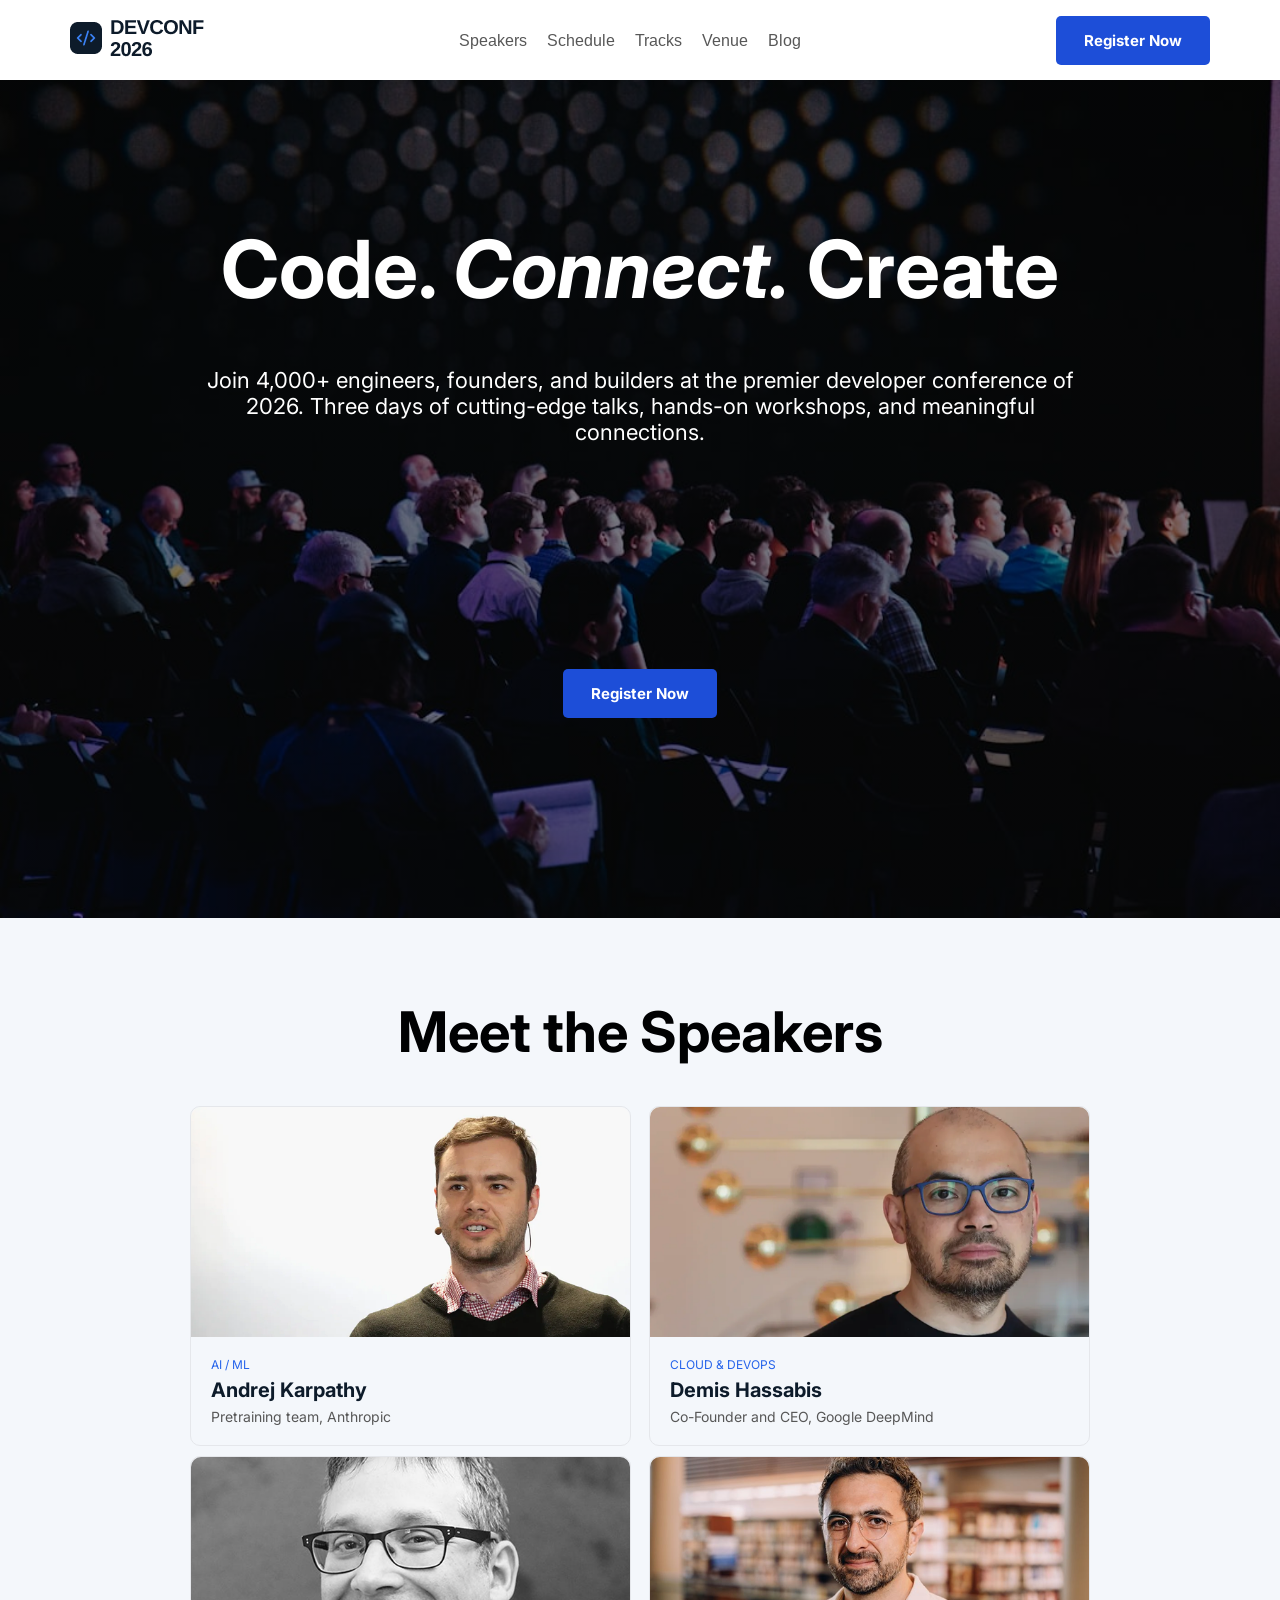
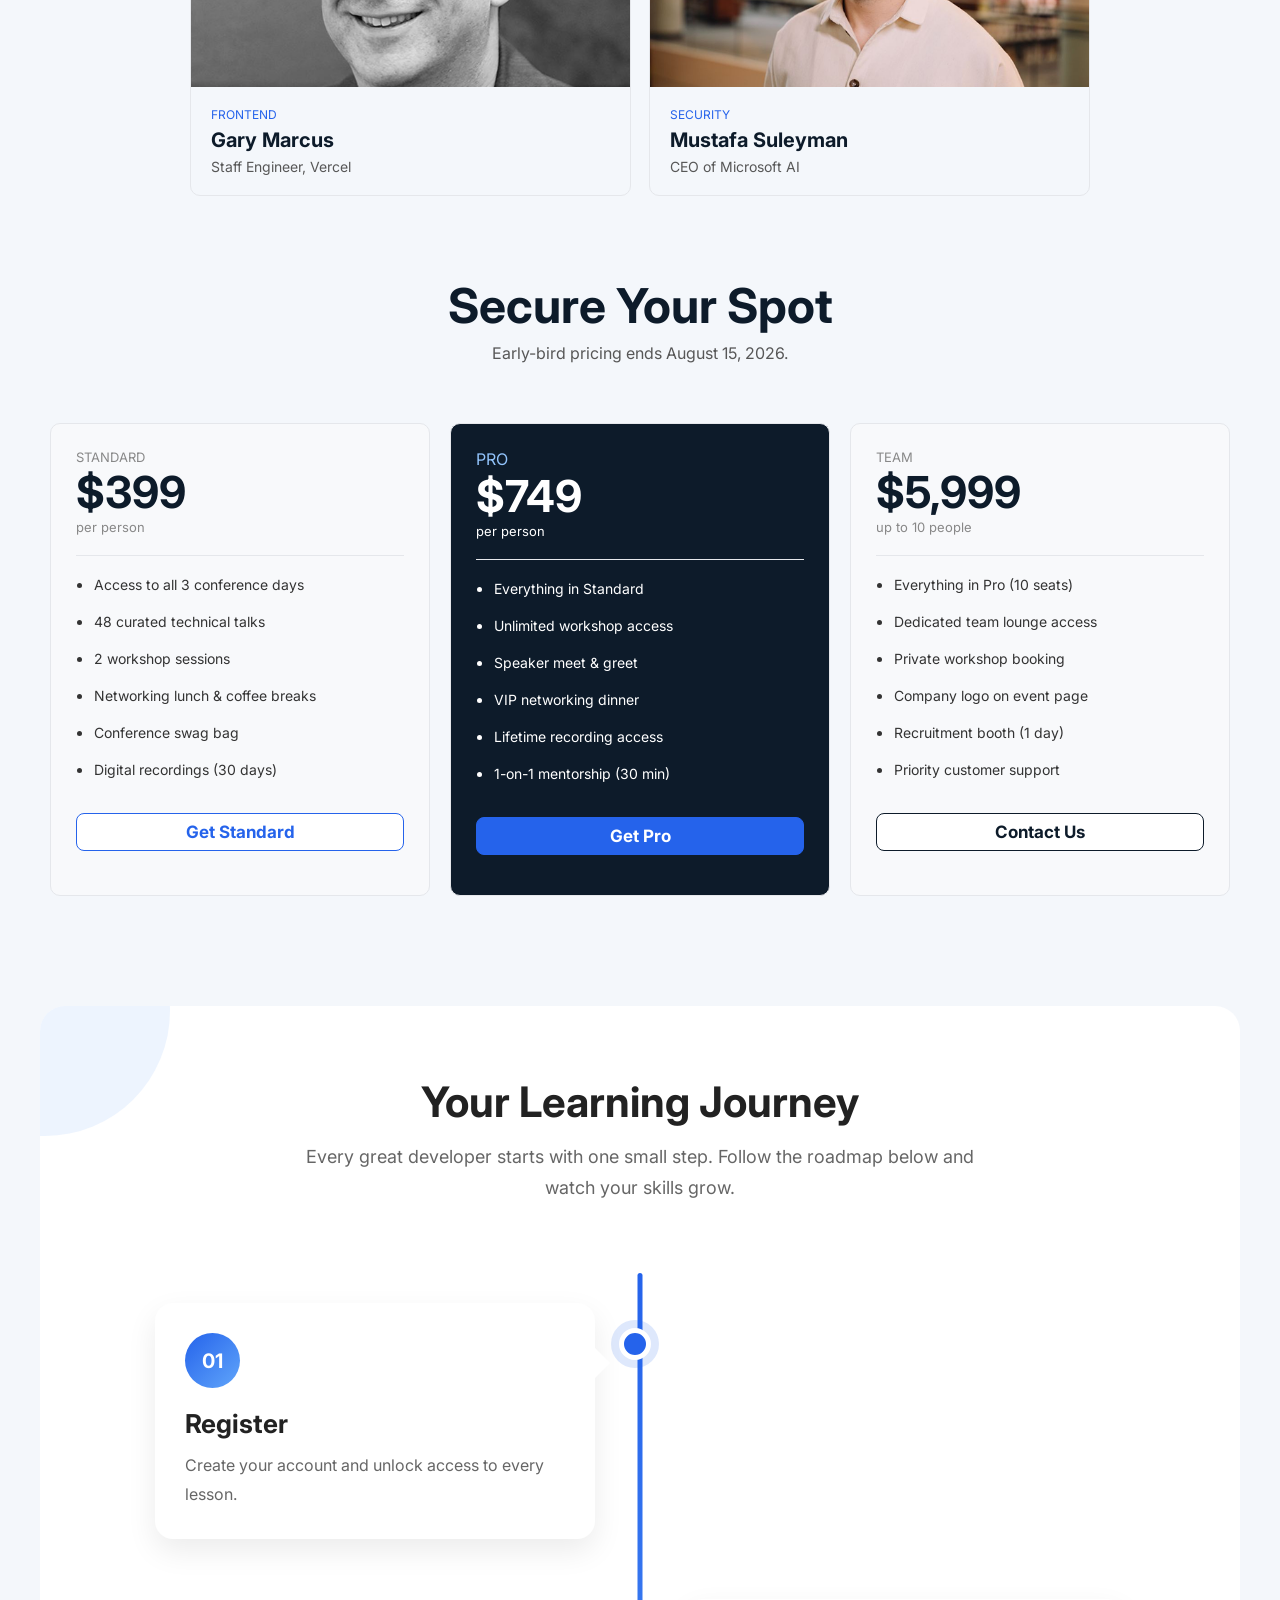
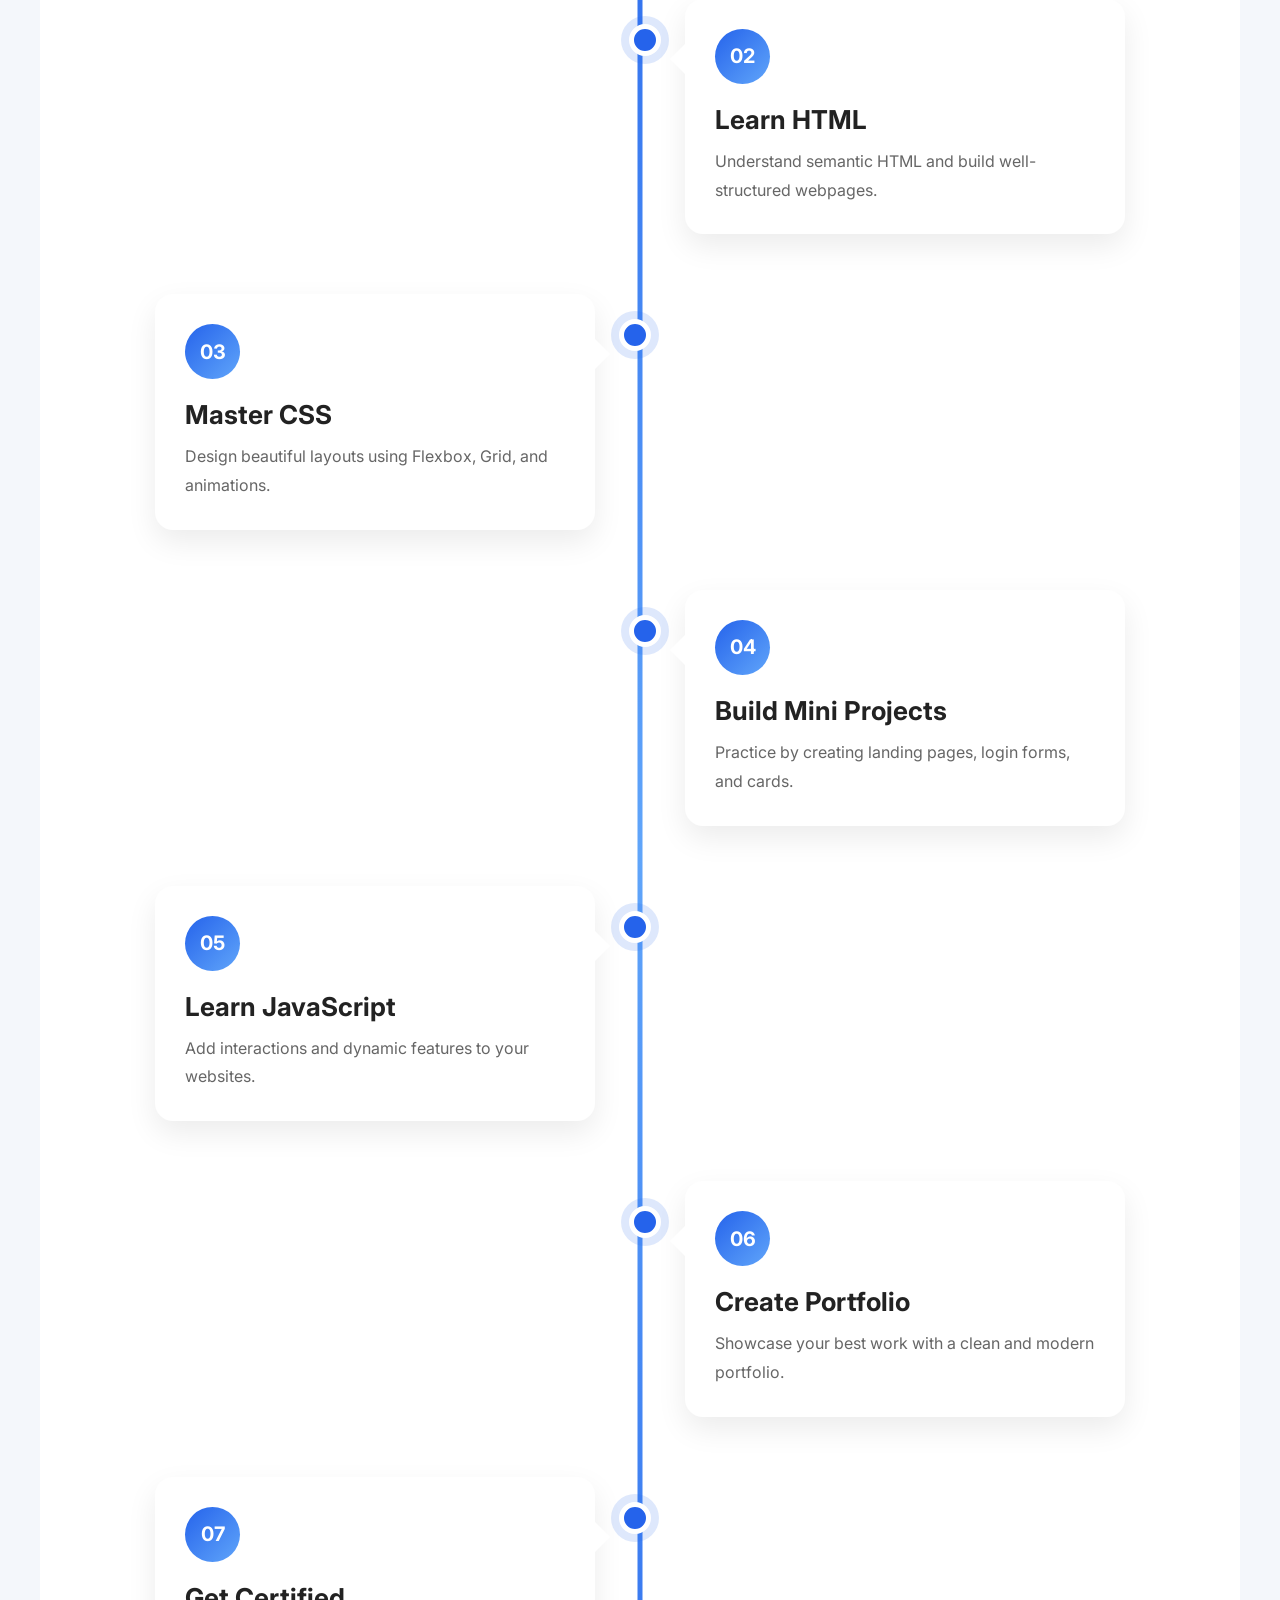
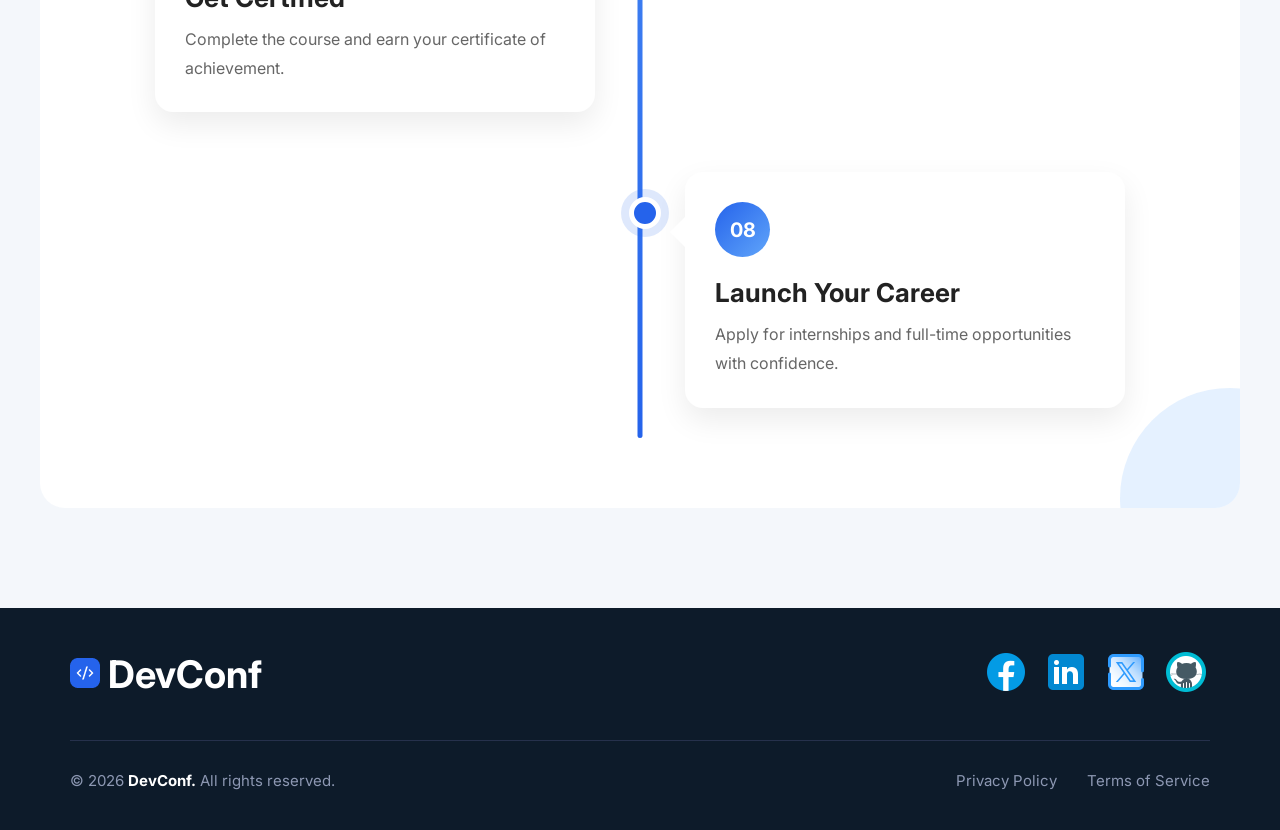
<file: index.html>
<!DOCTYPE html>
<html lang="en">

<head>
    <meta charset="UTF-8">
    <meta name="viewport" content="width=device-width, initial-scale=1.0">
    <title>DevConf 2026</title>
    <link rel="shortcut icon" href="./images/logo-mini.png" type="image/png">
    <link rel="stylesheet" href="./styles.css">
    <link rel="stylesheet" href="./ai.css">

    <link rel="preconnect" href="https://fonts.googleapis.com">
    <link rel="preconnect" href="https://fonts.gstatic.com" crossorigin>
    <link
        href="https://fonts.googleapis.com/css2?family=Arimo:ital,wght@0,400..700;1,400..700&family=Open+Sans:ital,wght@0,300..800;1,300..800&display=swap"
        rel="stylesheet">



    <link rel="preconnect" href="https://fonts.googleapis.com">
    <link rel="preconnect" href="https://fonts.gstatic.com" crossorigin>
    <link
        href="https://fonts.googleapis.com/css2?family=Arimo:ital,wght@0,400..700;1,400..700&family=Inter:ital,opsz,wght@0,14..32,100..900;1,14..32,100..900&family=Open+Sans:ital,wght@0,300..800;1,300..800&display=swap"
        rel="stylesheet">

</head>

<body>
    <header class="header">
        <div><img src="./images/logo.png" alt=""></div>
        <div class="header-nav">
            <nav class="nav-list">
                <a href="#">Speakers</a>
                <a href="#">Schedule</a>
                <a href="#">Tracks</a>
                <a href="#">Venue</a>
                <a href="#">Blog</a>

            </nav>
        </div>
        <div>
            <button class="primary-btn">Register Now</button>
        </div>



    </header>

    <section class="hero-section">
        <div class="hero-content">
            <h1>Code. <em>Connect.</em> Create</h1>
            <p>Join 4,000+ engineers, founders, and builders at the premier developer conference of 2026. Three days of
                cutting-edge talks, hands-on workshops, and meaningful connections.</p>
        </div>
        <div class="button">
            <button class="primary-btn">Register Now</button>
        </div>
    </section>
    <section class="speakers">
        <h2>Meet the Speakers</h2>
        <div class="display-grid">
            <div class="speaker-card">
                <div><img src="./images/andrej.png" alt=""></div>
                <div class="speaker-info">
                    <p class="tag">AI / ML</p>
                    <h3>Andrej Karpathy</h3>
                    <p class="work">Pretraining team, Anthropic</p>
                </div>
            </div>


            <div class="speaker-card">
                <div><img src="./images/demis.png" alt=""></div>
                <div class="speaker-info">
                    <p class="tag">CLOUD & DEVOPS </p>
                    <h3>Demis Hassabis</h3>
                    <p class="work">Co-Founder and CEO, Google DeepMind</p>
                </div>
            </div>
            <div class="speaker-card">
                <div><img src="./images/gary.png" alt=""></div>
                <div class="speaker-info">
                    <p class="tag">FRONTEND</p>
                    <h3>Gary Marcus</h3>
                    <p class="work">Staff Engineer, Vercel</p>
                </div>
            </div>

            <div class="speaker-card">
                <div><img src="./images/mustafa.png" alt=""></div>
                <div class="speaker-info">
                    <p class="tag">SECURITY</p>
                    <h3>Mustafa Suleyman</h3>
                    <p class="work">CEO of Microsoft AI</p>
                </div>
            </div>
        </div>
    </section>
    <section class="pricing">
        <h2>Secure Your Spot</h2>
        <p class="pricing-p">Early-bird pricing ends August 15, 2026.</p>

        <div class="pricing-grid">

            <div class="price-card">
                <p class="plan-name">STANDARD</p>
                <div class="price">$399</div>
                <p class="plan-name">per person</p>
                <ul>
                    <li>Access to all 3 conference days</li>
                    <li>48 curated technical talks</li>
                    <li>2 workshop sessions</li>
                    <li>Networking lunch & coffee breaks</li>
                    <li>Conference swag bag</li>
                    <li>Digital recordings (30 days)</li>
                </ul>
                <button class="btn-outline-left">Get Standard</button>
            </div>

            <div class="price-card-middle">
                <p class="pro">PRO</p>
                <div class="price-m">$749</div>
                <p class="per-m">per person</p>
                <ul class="ul-m">
                    <li>Everything in Standard</li>
                    <li>Unlimited workshop access</li>
                    <li>Speaker meet & greet</li>
                    <li>VIP networking dinner</li>
                    <li>Lifetime recording access</li>
                    <li>1-on-1 mentorship (30 min)</li>
                </ul>
                <button class="btn-outline-middle">Get Pro</button>
            </div>

            <div class="price-card">
                <p class="plan-name">TEAM</p>
                <div class="price">$5,999</div>
                <p class="plan-name">up to 10 people</p>
                <ul>
                    <li>Everything in Pro (10 seats)</li>
                    <li>Dedicated team lounge access</li>
                    <li>Private workshop booking</li>
                    <li>Company logo on event page</li>
                    <li>Recruitment booth (1 day)</li>
                    <li>Priority customer support</li>
                </ul>
                <button class="btn btn-outline-right">Contact Us</button>
            </div>

        </div>
    </section>

    <!======ai section======!>

        <section class="timeline-section">

            <h2 class="timeline-title">Your Learning Journey</h2>

            <p class="timeline-subtitle">
                Every great developer starts with one small step. Follow the roadmap below and watch your skills grow.
            </p>

            <div class="timeline">

                <div class="timeline-item left">
                    <div class="timeline-content">
                        <span class="number">01</span>
                        <h3>Register</h3>
                        <p>Create your account and unlock access to every lesson.</p>
                    </div>
                </div>

                <div class="timeline-item right">
                    <div class="timeline-content">
                        <span class="number">02</span>
                        <h3>Learn HTML</h3>
                        <p>Understand semantic HTML and build well-structured webpages.</p>
                    </div>
                </div>

                <div class="timeline-item left">
                    <div class="timeline-content">
                        <span class="number">03</span>
                        <h3>Master CSS</h3>
                        <p>Design beautiful layouts using Flexbox, Grid, and animations.</p>
                    </div>
                </div>

                <div class="timeline-item right">
                    <div class="timeline-content">
                        <span class="number">04</span>
                        <h3>Build Mini Projects</h3>
                        <p>Practice by creating landing pages, login forms, and cards.</p>
                    </div>
                </div>

                <div class="timeline-item left">
                    <div class="timeline-content">
                        <span class="number">05</span>
                        <h3>Learn JavaScript</h3>
                        <p>Add interactions and dynamic features to your websites.</p>
                    </div>
                </div>

                <div class="timeline-item right">
                    <div class="timeline-content">
                        <span class="number">06</span>
                        <h3>Create Portfolio</h3>
                        <p>Showcase your best work with a clean and modern portfolio.</p>
                    </div>
                </div>

                <div class="timeline-item left">
                    <div class="timeline-content">
                        <span class="number">07</span>
                        <h3>Get Certified</h3>
                        <p>Complete the course and earn your certificate of achievement.</p>
                    </div>
                </div>

                <div class="timeline-item right">
                    <div class="timeline-content">
                        <span class="number">08</span>
                        <h3>Launch Your Career</h3>
                        <p>Apply for internships and full-time opportunities with confidence.</p>
                    </div>
                </div>

            </div>

        </section>
        <footer>

            <div class="footer-top">

                <div class="logo">
                    <img src="./images/logo-mini.png" alt=""> DevConf
                </div>

                <div class="social">

                    <a href="#"><img src="./images/icons8-facebook-48.png" alt=""></a>

                    <a href="#"><img src="./images/icons8-linkedin-48.png" alt=""></a>

                    <a href="#"><img src="./images/icons8-x-48.png" alt=""></a>

                    <a href="#"><img src="./images/icons8-github-logo-48.png" alt=""></a>

                </div>

            </div>

            <hr>

            <div class="footer-bottom">

                <p>
                    © 2026 <strong>DevConf.</strong> All rights reserved.
                </p>

                <div class="links">

                    <a href="#">Privacy Policy</a>

                    <a href="#">Terms of Service</a>

                </div>

            </div>

        </footer>
</body>

</html>
</file>
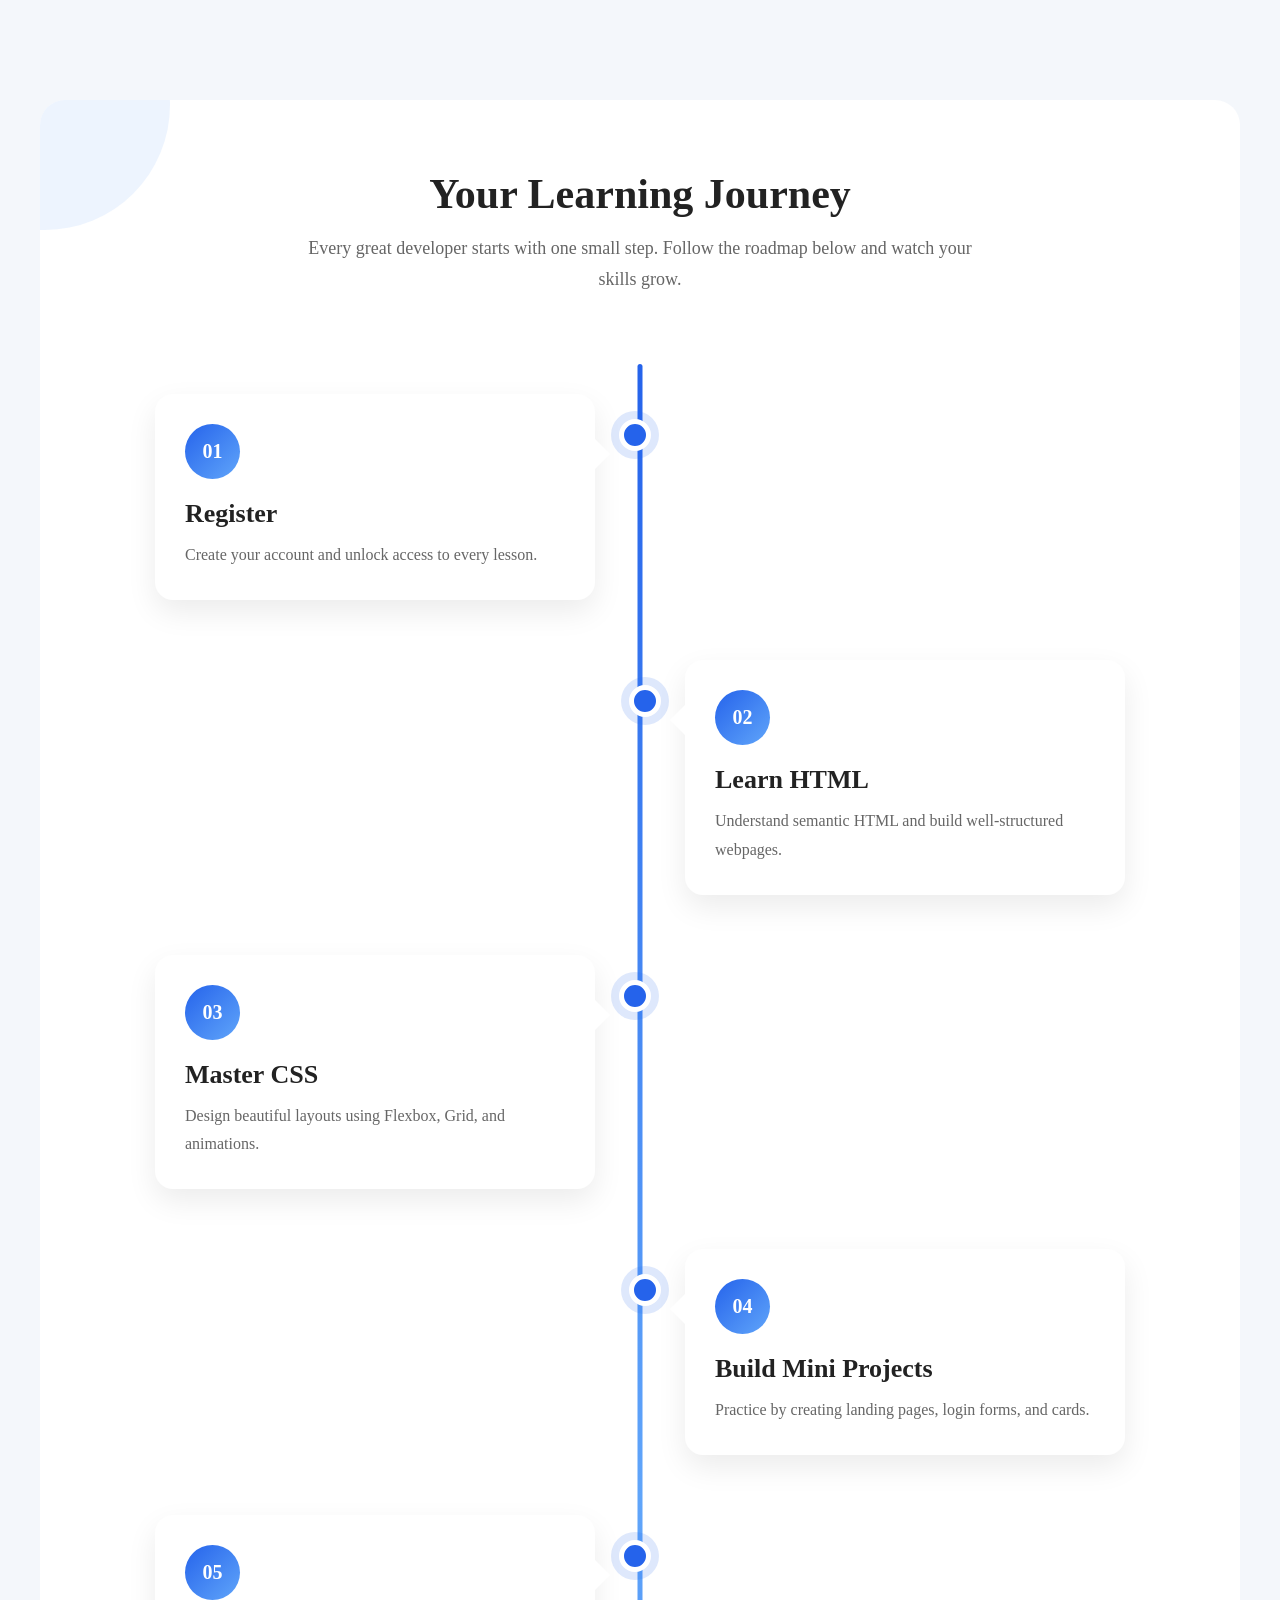
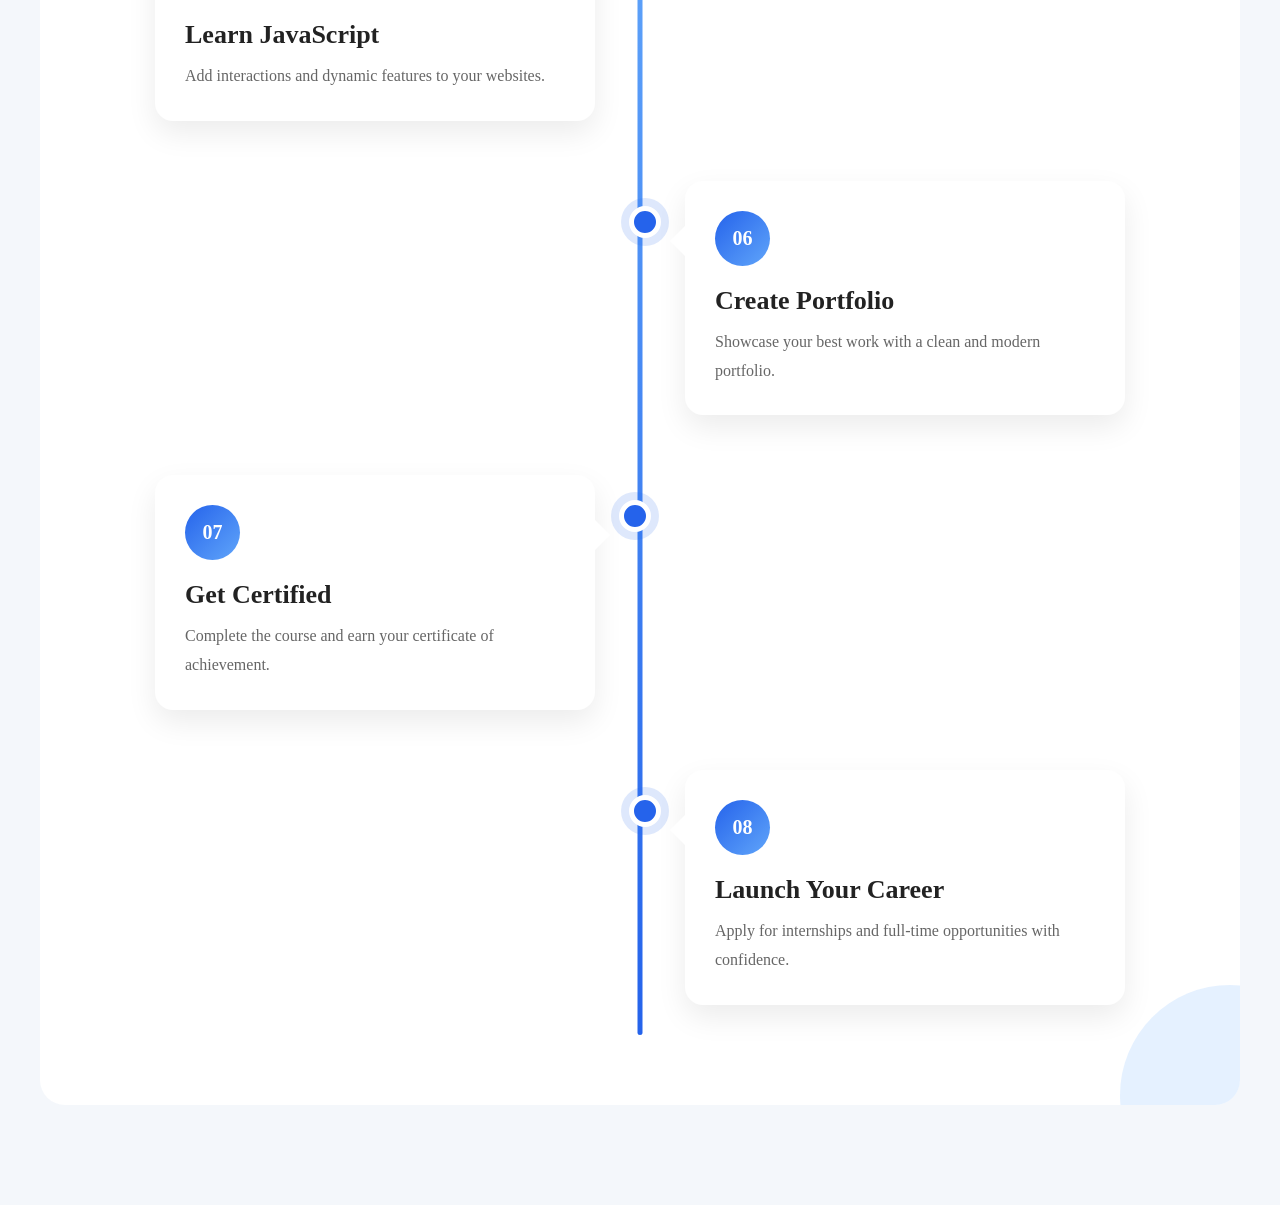
<file: aigeneration.html>
<!DOCTYPE html>
<html lang="en">
<head>
    <meta charset="UTF-8">
    <meta name="viewport" content="width=device-width, initial-scale=1.0">
    <title>Learning Journey</title>
    <link rel="stylesheet" href="./ai.css">
</head>
<body>

<section class="timeline-section">

    <h2 class="timeline-title">Your Learning Journey</h2>

    <p class="timeline-subtitle">
        Every great developer starts with one small step. Follow the roadmap below and watch your skills grow.
    </p>

    <div class="timeline">

        <div class="timeline-item left">
            <div class="timeline-content">
                <span class="number">01</span>
                <h3>Register</h3>
                <p>Create your account and unlock access to every lesson.</p>
            </div>
        </div>

        <div class="timeline-item right">
            <div class="timeline-content">
                <span class="number">02</span>
                <h3>Learn HTML</h3>
                <p>Understand semantic HTML and build well-structured webpages.</p>
            </div>
        </div>

        <div class="timeline-item left">
            <div class="timeline-content">
                <span class="number">03</span>
                <h3>Master CSS</h3>
                <p>Design beautiful layouts using Flexbox, Grid, and animations.</p>
            </div>
        </div>

        <div class="timeline-item right">
            <div class="timeline-content">
                <span class="number">04</span>
                <h3>Build Mini Projects</h3>
                <p>Practice by creating landing pages, login forms, and cards.</p>
            </div>
        </div>

        <div class="timeline-item left">
            <div class="timeline-content">
                <span class="number">05</span>
                <h3>Learn JavaScript</h3>
                <p>Add interactions and dynamic features to your websites.</p>
            </div>
        </div>

        <div class="timeline-item right">
            <div class="timeline-content">
                <span class="number">06</span>
                <h3>Create Portfolio</h3>
                <p>Showcase your best work with a clean and modern portfolio.</p>
            </div>
        </div>

        <div class="timeline-item left">
            <div class="timeline-content">
                <span class="number">07</span>
                <h3>Get Certified</h3>
                <p>Complete the course and earn your certificate of achievement.</p>
            </div>
        </div>

        <div class="timeline-item right">
            <div class="timeline-content">
                <span class="number">08</span>
                <h3>Launch Your Career</h3>
                <p>Apply for internships and full-time opportunities with confidence.</p>
            </div>
        </div>

    </div>

</section>

</body>
</html>
</file>
<file: styles.css>
* {
    margin: 0;

}

body {
    font-family: inter;
}

header {
    background-color: #FFFFFF;
    width: 100%;
    height: 80px;
    
}

.header {
   display: flex;
   justify-content: space-between;
   padding: 40px 70px;
   text-align: center;
   align-items: center;
}

.nav-list {
    display: flex;
    justify-content: center;
    gap: 20px;


}

.header-nav a {
    font-size: 16px;
    font-family: arimo;
    text-decoration: none;
    color: #575757;
    row-gap: 100px;


}

.primary-btn {
    background-color: #1D4ED8;
    padding: 15px 28px;
    border-radius: 5px;
    font-weight: bold;
    font-size: 15px;
    color: white;
    border: none;
    align-items: center;
    cursor: pointer;
}

.hero-section {
    max-width: 100%;
    margin: auto;
    display: grid;
    grid-template-rows: repeat(2, 1fr);
    color: #FFFFFF;
    text-align: center;
    padding-top: 140px;
    background-image: linear-gradient(rgba(0, 0, 0, 0.5), rgba(0, 0, 0, 0.5)), url('./images/banner.jpg');
    height:fit-content;
    background-size: cover;
    background-position: center;
    background-repeat: no-repeat;
}

.hero-content h1 {
    max-width: 1200px;
    margin: auto;
    font-size: 80px;
    margin-bottom: 50px;

}

.hero-content p {
    max-width: 1200px;
    margin: auto;
    padding: 0px 150px;
    font-size: 22px;

}

.hero-section .button {
    align-items: center;
    padding: 100px;
    margin-bottom: 100px;


}

.primary-btn:hover {

    background:#1c1d42;

    color:white;}

.speakers h2 {
    font-size: 56px;
    text-align: center;
    margin-top: 80px;
    margin-bottom: 40px;
    color: #000102;
    font-weight: bold;

}

.speaker-card {
    display: grid;
    grid-template-columns: repeat(2.1fr);

}

.display-grid {
    display: grid;
    grid-template-columns: repeat(2, 1fr);
    max-width: 900px;
    margin: auto;
    column-gap: 18px;
    row-gap: 10px;
    align-items: center;
}

.speaker-card {
    border: 1px solid #E5E7EB;
    border-radius: 10px;

    gap: 20px;
}

.speaker-card img {
    width: 100%;
    height: 230px;
    object-fit: cover;
    display: block;
    border-radius: 10px 10px 0px 0px;

}

.speaker-info {

    margin-left: 20px;
    margin-bottom: 20px;
    text-align: left;
}

.tag {
    color: #2563EB;
    font-size: 12px;
    margin-bottom: 6px;
}

.speaker-info h3 {
    color: #0D1B2A;
    font-size: 20px;
    font-weight: bold;
    margin-bottom: 6px;
}

.work {
    color: #575757;
    font-size: 14px;
}

.pricing h2 {
    color: #0D1B2A;
    font-size: 48px;
    font-weight: bold;
    margin-top: 80px;
    text-align: center;

}

.pricing-p {
    margin-bottom: 50px;
    margin-top: 8px;
    color: #575757;
    font-size: 16px;
    font-weight: normal;
    text-align: center;
}

.pricing-grid {
    max-width: 1200px;
    margin: auto;
    display: grid;
    grid-template-columns: repeat(3, 1fr);

}

.price-card {
    display: flex;
    flex-direction: column;
    border: 1px solid #E5E7EB;
    margin: 10px;
    padding: 25px;
    border-radius: 10px;
    background-color: #F8F9FB;
}

.price-card-middle {
    display: flex;
    flex-direction: column;
    border: 1px solid #E5E7EB;
    background-color: #0D1B2A;
    margin: 10px;
    padding: 25px;
    border-radius: 10px;

}

.plan-name {
    color: #888888;
    font-size: 13px;


}

.price {
    color: #0D1B2A;
    font-weight: bold;
    font-size: 44px;
}

.price-m {
    color: #FFFFFF;
    font-weight: bold;
    font-size: 44px;
}

.per-m {
    color: #FFFFFF;
    font-weight: normal;
    font-size: 13px;
}

.price-card ul,
.ul-m {
    margin-top: 20px;
    border-top: 1px solid #E5E7EB;
    padding-left: 17px;

}

.price-card li,
.ul-m li {
    margin-top: 20px;
    margin-bottom: 20px;
    font-size: 14px;
    position: relative;
    padding-left: 1px;
}

.ul-m li {

    color: #FFFFFF;
}

.price-card li {
    color: #333333;
}



.pro {
    color: #93C5FD;
    size: 13px;
    font-weight: normal;
}



.btn-outline-left {
    margin-top: 15px;
    margin-bottom: 15px;
    background-color: #FFFFFF;
    padding: 8px 4px;
    border-radius: 8px;
    font-weight: bold;
    font-size: 17px;
    color: #2563EB;
    border: 1px solid #2563EB;
    align-items: center;
    cursor: pointer;
}
.btn-outline-left:hover {

    background:#1c2742;

    color:white;}

.btn-outline-middle {
    margin-top: 15px;
    margin-bottom: 15px;
    background-color: #2563EB;
    padding: 8px 4px;
    border-radius: 8px;
    font-weight: bold;
    font-size: 17px;
    color: #FFFFFF;
    border: 1px solid #2563EB;
    align-items: center;
    cursor: pointer;
}
.btn-outline-middle:hover {

    background:#1c2742;

    color:white;}

.btn-outline-right {
    margin-top: 15px;
    margin-bottom: 15px;
    background-color: #FFFFFF;
    padding: 8px 4px;
    border-radius: 8px;
    font-weight: bold;
    font-size: 17px;
    color: #0D1B2A;
    border: 1px solid #0D1B2A;
    align-items: center;
    cursor: pointer;
}
.btn-outline-right:hover {

    background:#1c2742;

    color:white;}

footer{

    width:100%;
    height: fit-content;

    background:#0D1B2A;

    padding:40px 70px;

}

.footer-top{

    display:flex;

    justify-content:space-between;

    align-items:center;

}

.logo{

    color:white;

    font-size: 38px;

    font-weight:bold;

}

.logo span{

    display:inline-block;

    width:10px;

    height:32px;

    margin-left:8px;

    vertical-align:middle;

}

.social{

    display:flex;

    gap:12px;

}

.social a:hover{

    background:#1c2742;

    color:white;

}

hr{

    border:none;

    border-top:1px solid #26314c;

    margin:40px 0 30px;

}

.footer-bottom{

    display:flex;

    justify-content:space-between;

    align-items:center;

}

.footer-bottom p{

    color:#8d98b3;

    font-size:15px;

}

.footer-bottom strong{

    color:white;

}

.links{

    display:flex;

    gap:30px;

}

.links a{

    text-decoration:none;

    color:#8d98b3;

    font-size:15px;

    

}

.links a:hover{

    color:white;

}
</file>
<file: ai.css>
*{
    margin:0;
    padding:0;
    box-sizing:border-box;
    font-family: inter;
    
}

body{
    background:#f4f7fb;
}

.timeline-section{
    width:1200px;
    margin:100px auto;
    padding:70px;
    background:white;
    border-radius:25px;
    position:relative;
    overflow:hidden;
}

.timeline-section::before{
    content:"";
    position:absolute;
    width:250px;
    height:250px;
    background:#dbeafe;
    border-radius:50%;
    top:-120px;
    left:-120px;
    opacity:.5;
}

.timeline-section::after{
    content:"";
    position:absolute;
    width:220px;
    height:220px;
    background:#bfdbfe;
    border-radius:50%;
    right:-100px;
    bottom:-100px;
    opacity:.4;
}

.timeline-title{
    text-align:center;
    font-size:42px;
    color:#222;
    margin-bottom:15px;
}

.timeline-subtitle{
    text-align:center;
    width:700px;
    margin:0 auto 70px;
    color:#666;
    line-height:1.7;
    font-size:18px;
}

.timeline{
    position:relative;
}

.timeline::after{
    content:"";
    position:absolute;
    width:5px;
    top:0;
    bottom:0;
    left:50%;
    transform:translateX(-50%);
    background:linear-gradient(#2563eb,#60a5fa,#2563eb);
    border-radius:20px;
}

.timeline-item{
    position:relative;
    width:50%;
    padding:30px 45px;
}

.left{
    left:0;
}

.right{
    left:50%;
}

.timeline-item::after{
    content:"";
    position:absolute;
    width:22px;
    height:22px;
    background:#2563eb;
    border:5px solid white;
    border-radius:50%;
    top:55px;
    box-shadow:0 0 0 8px rgba(37,99,235,.15);
    z-index:2;
}

.left::after{
    right:-11px;
}

.right::after{
    left:-11px;
}

.timeline-content{
    background:white;
    padding:30px;
    border-radius:18px;
    position:relative;
    box-shadow:0 12px 30px rgba(0,0,0,.08);
    transition:.35s;
}

.timeline-content:hover{
    transform:translateY(-10px);
    box-shadow:0 22px 45px rgba(37,99,235,.18);
}

.left .timeline-content::after{
    content:"";
    position:absolute;
    top:45px;
    right:-15px;
    border-top:15px solid transparent;
    border-bottom:15px solid transparent;
    border-left:15px solid white;
}

.right .timeline-content::after{
    content:"";
    position:absolute;
    top:45px;
    left:-15px;
    border-top:15px solid transparent;
    border-bottom:15px solid transparent;
    border-right:15px solid white;
}

.number{
    width:55px;
    height:55px;
    display:flex;
    justify-content:center;
    align-items:center;
    background:linear-gradient(135deg,#2563eb,#60a5fa);
    color:white;
    border-radius:50%;
    font-size:20px;
    font-weight:bold;
    margin-bottom:20px;
}

.timeline-content h3{
    margin-bottom:12px;
    font-size:26px;
    color:#222;
}

.timeline-content p{
    color:#666;
    line-height:1.8;
}
</file>
